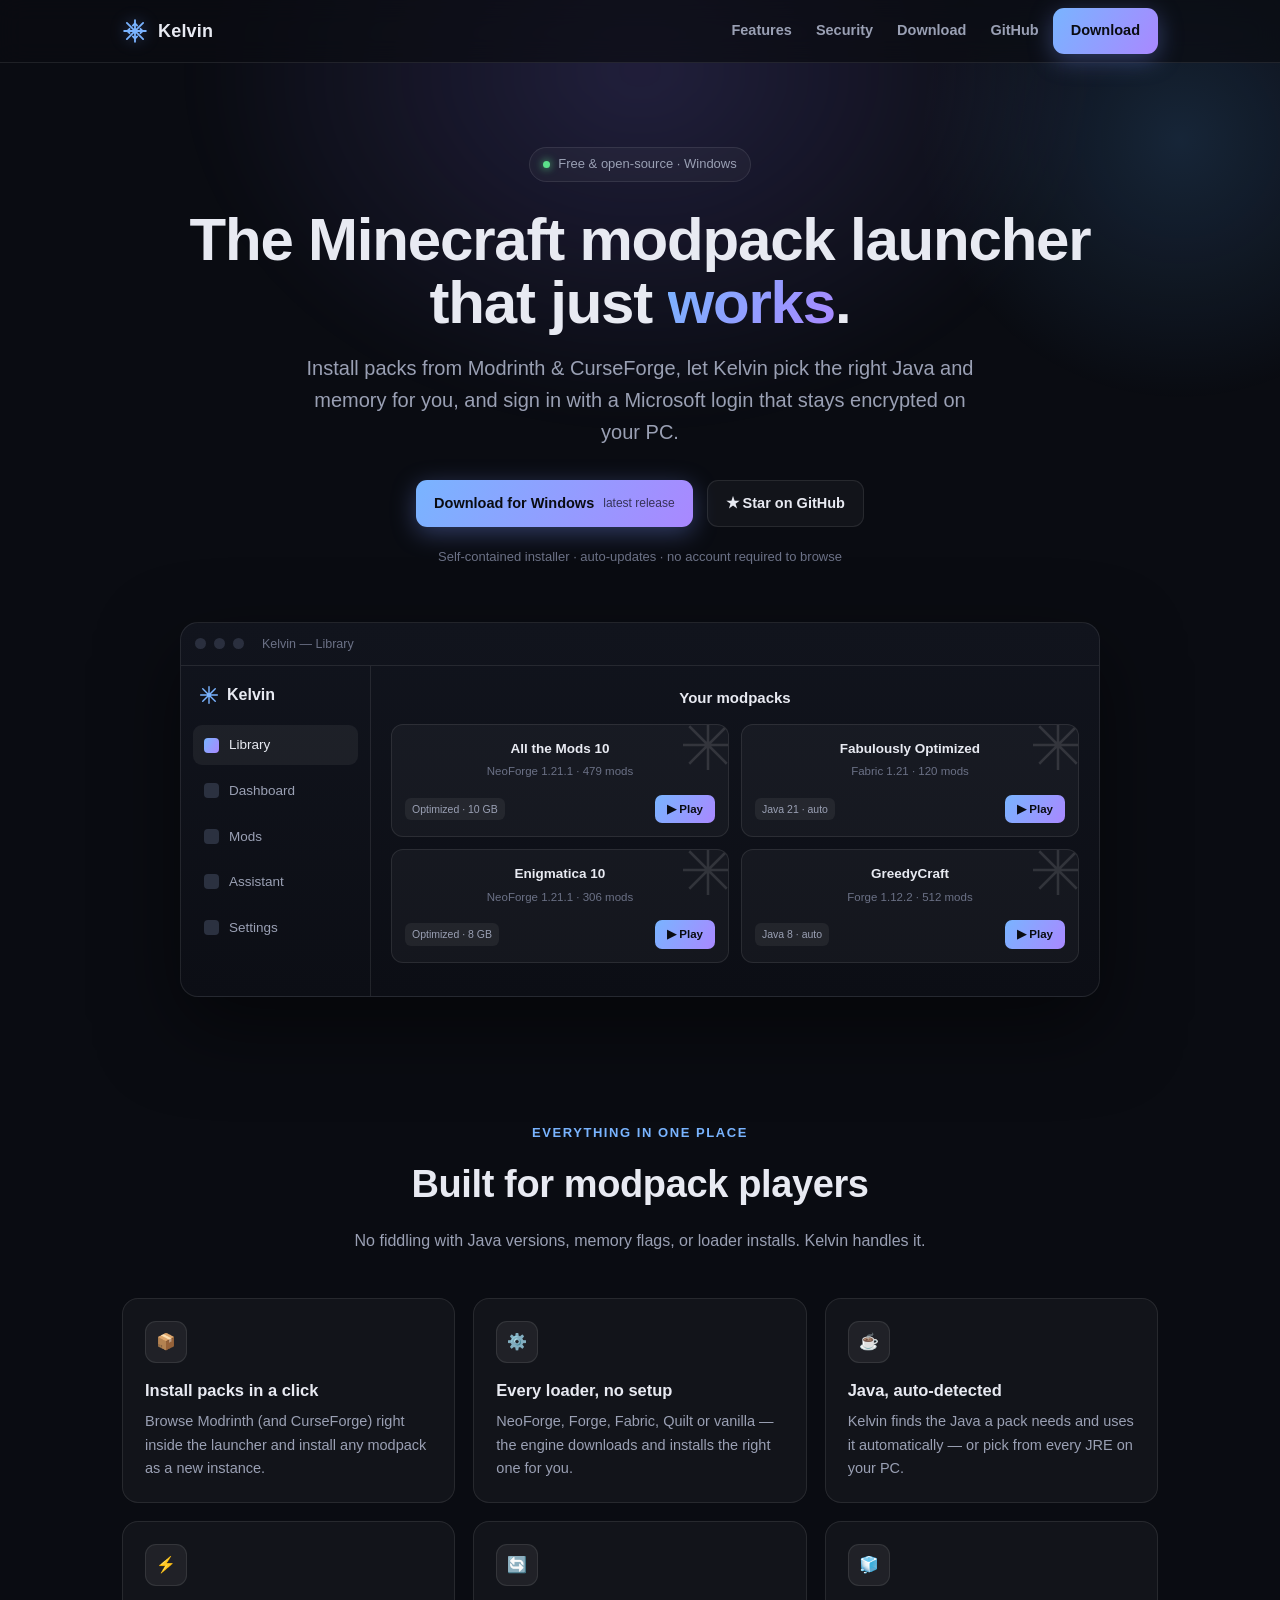
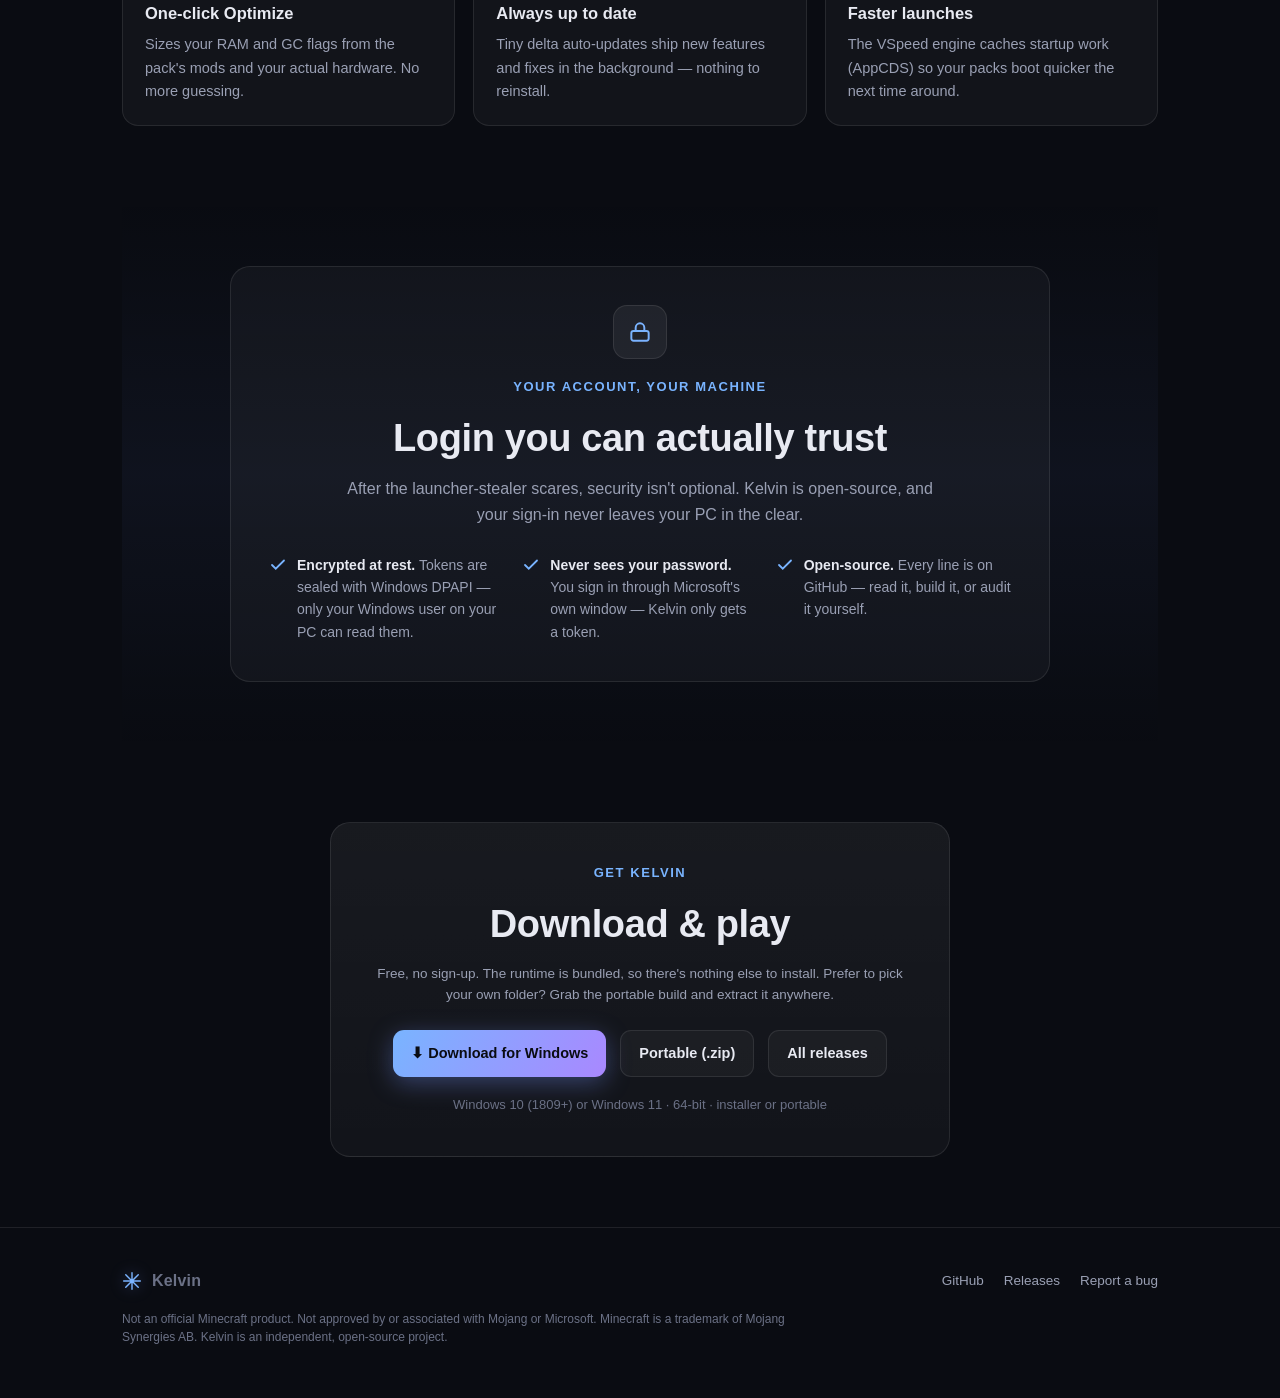
<file: docs/index.html>
<!doctype html>
<html lang="en">
<head>
<meta charset="utf-8">
<meta name="viewport" content="width=device-width, initial-scale=1">
<title>Kelvin — the cold-start Minecraft launcher</title>
<meta name="description" content="Kelvin is a free, open-source Windows launcher for Minecraft modpacks. Install packs from Modrinth & CurseForge, auto-detect Java, one-click optimize RAM, and sign in with an encrypted Microsoft login that never sees your password.">
<meta name="theme-color" content="#0a0c12">
<link rel="icon" href="favicon.svg" type="image/svg+xml">

<!-- Social / link preview -->
<meta property="og:type" content="website">
<meta property="og:title" content="Kelvin — the cold-start Minecraft launcher">
<meta property="og:description" content="Free & open-source. Install modpacks from Modrinth & CurseForge, auto-detect Java, one-click optimize, encrypted Microsoft login.">
<meta property="og:image" content="https://xponer.github.io/kelvin-launcher/og.png">
<meta property="og:image:width" content="1200">
<meta property="og:image:height" content="630">
<meta property="og:url" content="https://xponer.github.io/kelvin-launcher/">
<meta name="twitter:card" content="summary_large_image">
<meta name="twitter:image" content="https://xponer.github.io/kelvin-launcher/og.png">

<style>
  :root{
    --bg:#0a0c12; --bg2:#0d1018; --panel:rgba(255,255,255,.035); --panel2:rgba(255,255,255,.06);
    --border:rgba(255,255,255,.09); --text:#e8eaf2; --dim:#9aa0b4; --faint:#6b7186;
    --ice:#79b4ff; --purple:#a988ff; --grad:linear-gradient(120deg,#79b4ff,#a988ff);
    --glow:rgba(120,150,255,.35); --r:16px;
  }
  *{box-sizing:border-box}
  html{scroll-behavior:smooth}
  body{
    margin:0; background:var(--bg); color:var(--text);
    font:16px/1.6 -apple-system,BlinkMacSystemFont,"Segoe UI",Inter,Roboto,Helvetica,Arial,sans-serif;
    -webkit-font-smoothing:antialiased; overflow-x:hidden;
  }
  a{color:inherit;text-decoration:none}
  .wrap{max-width:1080px;margin:0 auto;padding:0 22px}
  .grad-text{background:var(--grad);-webkit-background-clip:text;background-clip:text;color:transparent}

  /* glow */
  .glow{position:fixed;inset:0;z-index:-1;overflow:hidden;pointer-events:none}
  .glow::before{content:"";position:absolute;top:-280px;left:50%;transform:translateX(-50%);
    width:900px;height:700px;border-radius:50%;
    background:radial-gradient(closest-side,rgba(140,120,255,.18),transparent);filter:blur(20px)}
  .glow::after{content:"";position:absolute;top:-120px;right:-160px;width:520px;height:520px;border-radius:50%;
    background:radial-gradient(closest-side,rgba(90,170,255,.16),transparent)}

  /* nav */
  header{position:sticky;top:0;z-index:20;backdrop-filter:blur(12px);
    background:rgba(10,12,18,.7);border-bottom:1px solid var(--border)}
  nav{display:flex;align-items:center;gap:14px;height:62px}
  .brand{display:flex;align-items:center;gap:10px;font-weight:750;font-size:18px;letter-spacing:.2px}
  .brand svg{filter:drop-shadow(0 0 8px var(--glow))}
  nav .spacer{flex:1}
  nav .links{display:flex;gap:24px;color:var(--dim);font-size:14.5px;font-weight:550}
  nav .links a:hover{color:var(--text)}
  .btn{display:inline-flex;align-items:center;gap:9px;padding:11px 18px;border-radius:11px;
    font-weight:650;font-size:14.5px;border:1px solid var(--border);cursor:pointer;transition:.18s;white-space:nowrap}
  .btn.primary{background:var(--grad);color:#0a0c12;border:none;box-shadow:0 6px 24px var(--glow)}
  .btn.primary:hover{transform:translateY(-1px);box-shadow:0 10px 30px var(--glow)}
  .btn.ghost{background:var(--panel)}
  .btn.ghost:hover{background:var(--panel2)}
  @media(max-width:760px){nav .links{display:none}}

  /* hero */
  .hero{padding:84px 0 56px;text-align:center}
  .badge{display:inline-flex;align-items:center;gap:8px;padding:6px 13px;border-radius:999px;
    background:var(--panel);border:1px solid var(--border);font-size:13px;color:var(--dim);margin-bottom:26px}
  .badge .dot{width:7px;height:7px;border-radius:50%;background:#5be08a;box-shadow:0 0 8px #5be08a}
  h1{font-size:clamp(34px,6vw,60px);line-height:1.05;margin:0 0 18px;font-weight:800;letter-spacing:-.02em}
  .sub{font-size:clamp(16px,2.4vw,20px);color:var(--dim);max-width:680px;margin:0 auto 32px}
  .cta{display:flex;gap:14px;justify-content:center;flex-wrap:wrap}
  .cta .os{display:block;font-size:12px;font-weight:500;color:rgba(10,12,18,.7);margin-top:1px}
  .trustline{margin-top:20px;font-size:13px;color:var(--faint)}

  /* app mockup */
  .mock{margin:54px auto 0;max-width:920px;border-radius:18px;border:1px solid var(--border);
    background:linear-gradient(180deg,#11141d,#0c0e15);box-shadow:0 30px 80px rgba(0,0,0,.5);overflow:hidden}
  .mock .bar{display:flex;align-items:center;gap:8px;padding:11px 14px;border-bottom:1px solid var(--border)}
  .mock .bar i{width:11px;height:11px;border-radius:50%;background:#2a2f3e;display:inline-block}
  .mock .bar .t{margin-left:10px;font-size:12.5px;color:var(--faint)}
  .mock .body{display:grid;grid-template-columns:190px 1fr;min-height:330px}
  .mock .side{border-right:1px solid var(--border);padding:16px 12px;display:flex;flex-direction:column;gap:6px}
  .mock .side .logo{display:flex;align-items:center;gap:8px;font-weight:700;margin-bottom:12px;padding:0 6px}
  .mock .side .nav-i{display:flex;align-items:center;gap:10px;padding:9px 11px;border-radius:9px;color:var(--dim);font-size:13.5px}
  .mock .side .nav-i.on{background:var(--panel2);color:var(--text)}
  .mock .side .nav-i .ic{width:15px;height:15px;border-radius:4px;background:#2b3140}
  .mock .side .nav-i.on .ic{background:var(--grad)}
  .mock .main{padding:18px 20px}
  .mock .main h3{margin:2px 0 14px;font-size:15px}
  .grid-cards{display:grid;grid-template-columns:1fr 1fr;gap:12px}
  .card-m{border:1px solid var(--border);border-radius:12px;padding:13px;background:var(--panel);position:relative;overflow:hidden}
  .card-m .flake{position:absolute;right:-10px;top:-10px;opacity:.12}
  .card-m .nm{font-weight:680;font-size:13.5px}
  .card-m .meta{font-size:11.5px;color:var(--faint);margin-top:3px}
  .card-m .row{display:flex;align-items:center;justify-content:space-between;margin-top:14px}
  .pill{font-size:10.5px;color:var(--dim);background:var(--panel2);border-radius:6px;padding:3px 7px}
  .play{font-size:11.5px;font-weight:650;color:#0a0c12;background:var(--grad);border-radius:7px;padding:5px 12px}
  @media(max-width:640px){.mock .body{grid-template-columns:1fr}.mock .side{display:none}.grid-cards{grid-template-columns:1fr}}

  /* sections */
  section{padding:70px 0}
  .eyebrow{text-align:center;color:var(--ice);font-weight:650;font-size:13px;letter-spacing:.12em;text-transform:uppercase;margin-bottom:10px}
  h2{text-align:center;font-size:clamp(26px,4vw,38px);margin:0 0 14px;font-weight:780;letter-spacing:-.01em}
  .lead{text-align:center;color:var(--dim);max-width:620px;margin:0 auto 44px}
  .features{display:grid;grid-template-columns:repeat(3,1fr);gap:18px}
  @media(max-width:860px){.features{grid-template-columns:1fr 1fr}}
  @media(max-width:560px){.features{grid-template-columns:1fr}}
  .feat{padding:22px;border-radius:var(--r);border:1px solid var(--border);background:var(--panel);transition:.18s}
  .feat:hover{background:var(--panel2);transform:translateY(-2px)}
  .feat .ico{width:42px;height:42px;border-radius:11px;display:grid;place-items:center;margin-bottom:14px;
    background:var(--panel2);border:1px solid var(--border)}
  .feat h4{margin:0 0 7px;font-size:16.5px;font-weight:700}
  .feat p{margin:0;color:var(--dim);font-size:14.5px}

  /* trust */
  .trust{background:linear-gradient(180deg,transparent,rgba(120,150,255,.05),transparent)}
  .trust-card{max-width:820px;margin:0 auto;border:1px solid var(--border);border-radius:20px;
    padding:38px;background:var(--panel);text-align:center}
  .trust-card .lock{width:54px;height:54px;border-radius:14px;display:grid;place-items:center;margin:0 auto 18px;
    background:var(--panel2);border:1px solid var(--border)}
  .trust-points{display:grid;grid-template-columns:repeat(3,1fr);gap:18px;margin-top:26px;text-align:left}
  @media(max-width:640px){.trust-points{grid-template-columns:1fr}}
  .tp{display:flex;gap:10px;align-items:flex-start;font-size:14px;color:var(--dim)}
  .tp svg{flex:none;margin-top:2px;color:var(--ice)}

  /* download */
  .dl-card{max-width:620px;margin:0 auto;text-align:center;border:1px solid var(--border);border-radius:20px;
    padding:40px;background:linear-gradient(180deg,var(--panel2),var(--panel))}
  .dl-card .req{margin-top:18px;font-size:13px;color:var(--faint)}
  .dl-sub{margin-top:8px;font-size:13.5px;color:var(--dim)}

  footer{border-top:1px solid var(--border);padding:40px 0;color:var(--faint);font-size:13.5px}
  footer .row{display:flex;flex-wrap:wrap;gap:16px;align-items:center;justify-content:space-between}
  footer a{color:var(--dim)} footer a:hover{color:var(--text)}
  .disc{margin-top:16px;font-size:12px;color:var(--faint);max-width:680px;line-height:1.5}
</style>
</head>
<body>
<div class="glow"></div>

<header>
  <nav class="wrap">
    <a class="brand" href="#top">
      <svg width="26" height="26" viewBox="0 0 24 24" fill="none" stroke="url(#g)" stroke-width="1.7" stroke-linecap="round">
        <defs><linearGradient id="g" x1="0" y1="0" x2="24" y2="24"><stop stop-color="#79b4ff"/><stop offset="1" stop-color="#a988ff"/></linearGradient></defs>
        <path d="M12 2v20M2 12h20M4.5 4.5l15 15M19.5 4.5l-15 15"/>
        <path d="M12 5l-2 2M12 5l2 2M12 19l-2-2M12 19l2-2M5 12l2-2M5 12l2 2M19 12l-2-2M19 12l-2 2"/>
      </svg>
      Kelvin
    </a>
    <span class="spacer"></span>
    <div class="links">
      <a href="#features">Features</a>
      <a href="#security">Security</a>
      <a href="#download">Download</a>
      <a href="https://github.com/xponer/kelvin-launcher" target="_blank" rel="noopener">GitHub</a>
    </div>
    <a class="btn primary" href="https://github.com/xponer/kelvin-launcher/releases/latest/download/Kelvin-win-Setup.exe">Download</a>
  </nav>
</header>

<a id="top"></a>
<main class="wrap">

  <section class="hero">
    <div class="badge"><span class="dot"></span> Free &amp; open-source · Windows</div>
    <h1>The Minecraft modpack launcher<br>that just <span class="grad-text">works</span>.</h1>
    <p class="sub">Install packs from Modrinth &amp; CurseForge, let Kelvin pick the right Java and memory for you,
       and sign in with a Microsoft login that stays encrypted on your PC.</p>
    <div class="cta">
      <a class="btn primary" href="https://github.com/xponer/kelvin-launcher/releases/latest/download/Kelvin-win-Setup.exe">
        Download for Windows <span class="os" id="ver">latest release</span>
      </a>
      <a class="btn ghost" href="https://github.com/xponer/kelvin-launcher" target="_blank" rel="noopener">★ Star on GitHub</a>
    </div>
    <div class="trustline">Self-contained installer · auto-updates · no account required to browse</div>

    <!-- App mockup (stylised, not a screenshot) -->
    <div class="mock" aria-hidden="true">
      <div class="bar"><i></i><i></i><i></i><span class="t">Kelvin — Library</span></div>
      <div class="body">
        <div class="side">
          <div class="logo">
            <svg width="20" height="20" viewBox="0 0 24 24" fill="none" stroke="url(#g)" stroke-width="1.7" stroke-linecap="round"><path d="M12 2v20M2 12h20M4.5 4.5l15 15M19.5 4.5l-15 15"/></svg>
            Kelvin
          </div>
          <div class="nav-i on"><span class="ic"></span> Library</div>
          <div class="nav-i"><span class="ic"></span> Dashboard</div>
          <div class="nav-i"><span class="ic"></span> Mods</div>
          <div class="nav-i"><span class="ic"></span> Assistant</div>
          <div class="nav-i"><span class="ic"></span> Settings</div>
        </div>
        <div class="main">
          <h3>Your modpacks</h3>
          <div class="grid-cards">
            <div class="card-m">
              <svg class="flake" width="60" height="60" viewBox="0 0 24 24" fill="none" stroke="#fff" stroke-width="1"><path d="M12 2v20M2 12h20M4.5 4.5l15 15M19.5 4.5l-15 15"/></svg>
              <div class="nm">All the Mods 10</div><div class="meta">NeoForge 1.21.1 · 479 mods</div>
              <div class="row"><span class="pill">Optimized · 10 GB</span><span class="play">▶ Play</span></div>
            </div>
            <div class="card-m">
              <svg class="flake" width="60" height="60" viewBox="0 0 24 24" fill="none" stroke="#fff" stroke-width="1"><path d="M12 2v20M2 12h20M4.5 4.5l15 15M19.5 4.5l-15 15"/></svg>
              <div class="nm">Fabulously Optimized</div><div class="meta">Fabric 1.21 · 120 mods</div>
              <div class="row"><span class="pill">Java 21 · auto</span><span class="play">▶ Play</span></div>
            </div>
            <div class="card-m">
              <svg class="flake" width="60" height="60" viewBox="0 0 24 24" fill="none" stroke="#fff" stroke-width="1"><path d="M12 2v20M2 12h20M4.5 4.5l15 15M19.5 4.5l-15 15"/></svg>
              <div class="nm">Enigmatica 10</div><div class="meta">NeoForge 1.21.1 · 306 mods</div>
              <div class="row"><span class="pill">Optimized · 8 GB</span><span class="play">▶ Play</span></div>
            </div>
            <div class="card-m">
              <svg class="flake" width="60" height="60" viewBox="0 0 24 24" fill="none" stroke="#fff" stroke-width="1"><path d="M12 2v20M2 12h20M4.5 4.5l15 15M19.5 4.5l-15 15"/></svg>
              <div class="nm">GreedyCraft</div><div class="meta">Forge 1.12.2 · 512 mods</div>
              <div class="row"><span class="pill">Java 8 · auto</span><span class="play">▶ Play</span></div>
            </div>
          </div>
        </div>
      </div>
    </div>
  </section>

  <section id="features">
    <div class="eyebrow">Everything in one place</div>
    <h2>Built for modpack players</h2>
    <p class="lead">No fiddling with Java versions, memory flags, or loader installs. Kelvin handles it.</p>
    <div class="features">
      <div class="feat">
        <div class="ico">📦</div>
        <h4>Install packs in a click</h4>
        <p>Browse Modrinth (and CurseForge) right inside the launcher and install any modpack as a new instance.</p>
      </div>
      <div class="feat">
        <div class="ico">⚙️</div>
        <h4>Every loader, no setup</h4>
        <p>NeoForge, Forge, Fabric, Quilt or vanilla — the engine downloads and installs the right one for you.</p>
      </div>
      <div class="feat">
        <div class="ico">☕</div>
        <h4>Java, auto-detected</h4>
        <p>Kelvin finds the Java a pack needs and uses it automatically — or pick from every JRE on your PC.</p>
      </div>
      <div class="feat">
        <div class="ico">⚡</div>
        <h4>One-click Optimize</h4>
        <p>Sizes your RAM and GC flags from the pack's mods and your actual hardware. No more guessing.</p>
      </div>
      <div class="feat">
        <div class="ico">🔄</div>
        <h4>Always up to date</h4>
        <p>Tiny delta auto-updates ship new features and fixes in the background — nothing to reinstall.</p>
      </div>
      <div class="feat">
        <div class="ico">🧊</div>
        <h4>Faster launches</h4>
        <p>The VSpeed engine caches startup work (AppCDS) so your packs boot quicker the next time around.</p>
      </div>
    </div>
  </section>

  <section id="security" class="trust">
    <div class="trust-card">
      <div class="lock">
        <svg width="26" height="26" viewBox="0 0 24 24" fill="none" stroke="url(#g)" stroke-width="1.8" stroke-linecap="round"><rect x="4" y="11" width="16" height="9" rx="2"/><path d="M8 11V8a4 4 0 0 1 8 0v3"/></svg>
      </div>
      <div class="eyebrow">Your account, your machine</div>
      <h2 style="margin-bottom:8px">Login you can actually trust</h2>
      <p class="lead" style="margin-bottom:0">After the launcher-stealer scares, security isn't optional. Kelvin is open-source, and your sign-in never leaves your PC in the clear.</p>
      <div class="trust-points">
        <div class="tp"><svg width="18" height="18" viewBox="0 0 24 24" fill="none" stroke="currentColor" stroke-width="2.4" stroke-linecap="round"><path d="M20 6 9 17l-5-5"/></svg><span><b style="color:var(--text)">Encrypted at rest.</b> Tokens are sealed with Windows DPAPI — only your Windows user on your PC can read them.</span></div>
        <div class="tp"><svg width="18" height="18" viewBox="0 0 24 24" fill="none" stroke="currentColor" stroke-width="2.4" stroke-linecap="round"><path d="M20 6 9 17l-5-5"/></svg><span><b style="color:var(--text)">Never sees your password.</b> You sign in through Microsoft's own window — Kelvin only gets a token.</span></div>
        <div class="tp"><svg width="18" height="18" viewBox="0 0 24 24" fill="none" stroke="currentColor" stroke-width="2.4" stroke-linecap="round"><path d="M20 6 9 17l-5-5"/></svg><span><b style="color:var(--text)">Open-source.</b> Every line is on GitHub — read it, build it, or audit it yourself.</span></div>
      </div>
    </div>
  </section>

  <section id="download">
    <div class="dl-card">
      <div class="eyebrow">Get Kelvin</div>
      <h2 style="margin-bottom:6px">Download &amp; play</h2>
      <p class="dl-sub">Free, no sign-up. The runtime is bundled, so there's nothing else to install. Prefer to pick your own folder? Grab the portable build and extract it anywhere.</p>
      <div class="cta" style="margin-top:24px">
        <a class="btn primary" href="https://github.com/xponer/kelvin-launcher/releases/latest/download/Kelvin-win-Setup.exe">⬇ Download for Windows</a>
        <a class="btn ghost" href="https://github.com/xponer/kelvin-launcher/releases/latest/download/Kelvin-win-Portable.zip">Portable (.zip)</a>
        <a class="btn ghost" href="https://github.com/xponer/kelvin-launcher/releases" target="_blank" rel="noopener">All releases</a>
      </div>
      <div class="req">Windows 10 (1809+) or Windows 11 · 64-bit · installer or portable</div>
    </div>
  </section>
</main>

<footer>
  <div class="wrap">
    <div class="row">
      <div class="brand" style="font-size:16px">
        <svg width="20" height="20" viewBox="0 0 24 24" fill="none" stroke="url(#g)" stroke-width="1.7" stroke-linecap="round"><path d="M12 2v20M2 12h20M4.5 4.5l15 15M19.5 4.5l-15 15"/></svg>
        Kelvin
      </div>
      <div style="display:flex;gap:20px">
        <a href="https://github.com/xponer/kelvin-launcher" target="_blank" rel="noopener">GitHub</a>
        <a href="https://github.com/xponer/kelvin-launcher/releases" target="_blank" rel="noopener">Releases</a>
        <a href="https://github.com/xponer/kelvin-launcher/issues" target="_blank" rel="noopener">Report a bug</a>
      </div>
    </div>
    <p class="disc">Not an official Minecraft product. Not approved by or associated with Mojang or Microsoft.
       Minecraft is a trademark of Mojang Synergies AB. Kelvin is an independent, open-source project.</p>
  </div>
</footer>

<script>
  // Best-effort: show the latest version on the hero button. Fails silently.
  fetch('https://api.github.com/repos/xponer/kelvin-launcher/releases/latest')
    .then(r => r.ok ? r.json() : null)
    .then(d => { if (d && d.tag_name) document.getElementById('ver').textContent = d.tag_name + ' · free'; })
    .catch(() => {});
</script>
</body>
</html>
</file>
